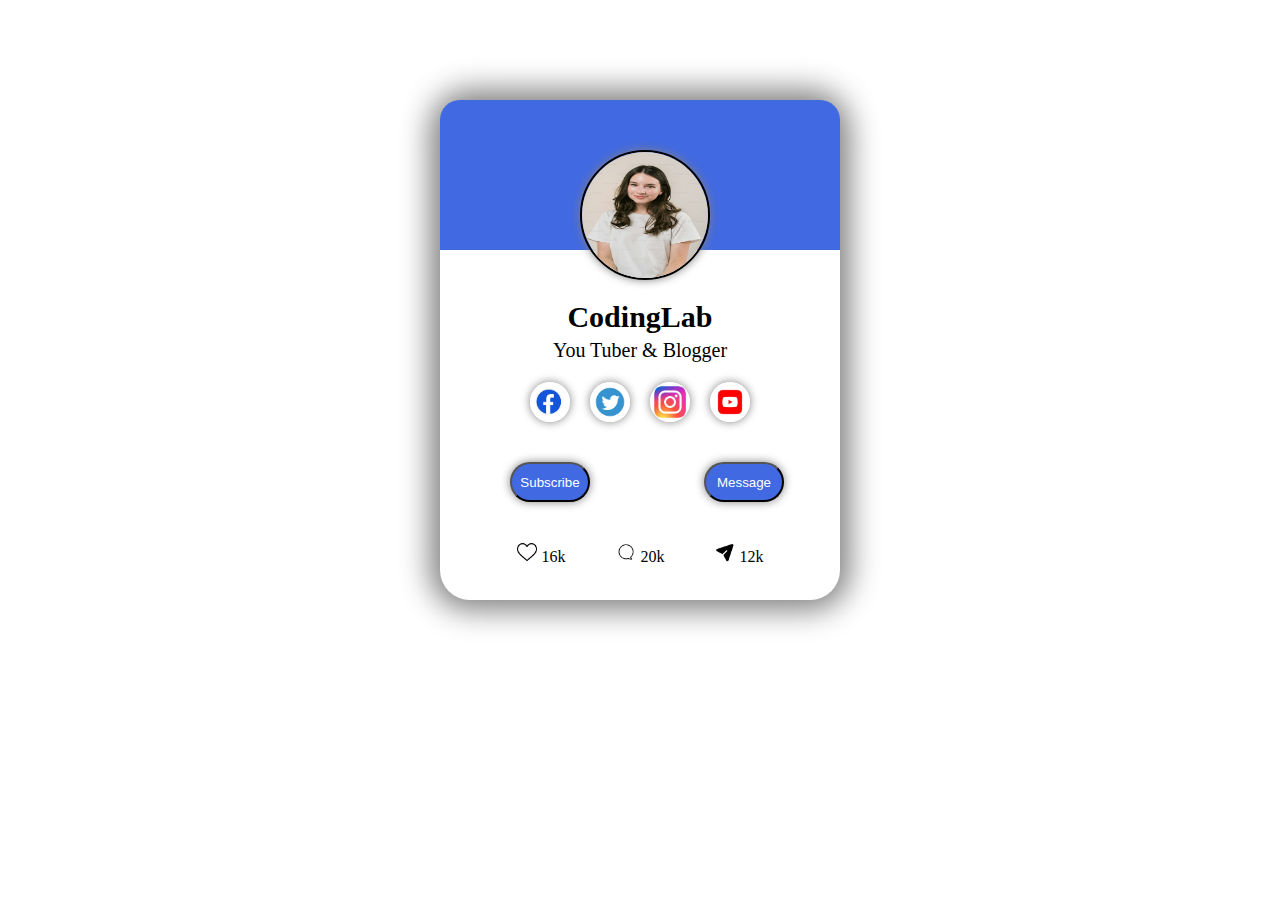
<file: id card/index.html>
<!DOCTYPE html>
<html lang="en">
<head>
    <meta charset="UTF-8">
    <meta name="viewport" content="width=device-width, initial-scale=1.0">
    <title>Responsive id card</title>
    <link rel="stylesheet" href="style.css">
</head>
<body>
    <div class="main">
        <div class="header"><img src="person.jpeg" alt="person"></div>
        <h2>CodingLab</h2>
        <p>You Tuber & Blogger</p>
<div class="socialicons">
  <div class="fb"></div>
  <div class="twitter"></div>
  <div class="insta"></div>
  <div class="yt"></div>
</div>
<button class="b1">Subscribe</button>
<button class="b2">Message</button>
<div class="footer">
    <div class="like"><img src="heart.png" alt="like">16k</div>
    <div class="comment"><img src="chat.png" alt="comment">20k</div>
    <div class="share"><img src="send.png" alt="share">12k</div>
</div>
    </div>
</body>
</html>
</file>
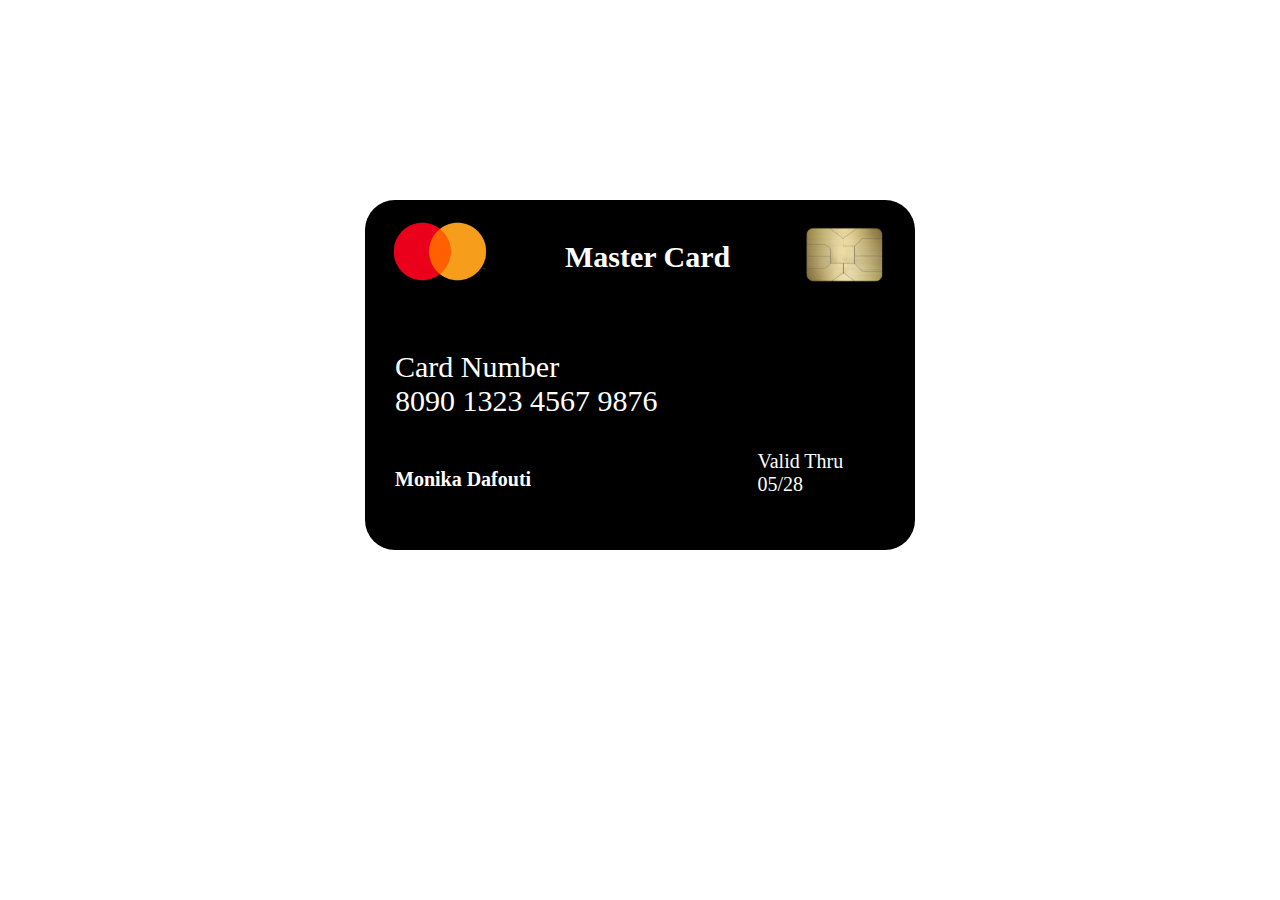
<file: id card/credit card design/index.html>
<!DOCTYPE html>
<html lang="en">
<head>
    <meta charset="UTF-8">
    <meta name="viewport" content="width=device-width, initial-scale=1.0">
    <title>Credit Card</title>
    <link rel="stylesheet" href="style.css">

</head>
<body>
    <div class="main">
        <div class="container">
        <img class="logo" src="mastercard_inspyrenet.png">
        <h2>Master Card</h2>
        <img class="chip" src="chip_inspyrenet.png">
        </div>
        <div class="details">
        <div class="left">
        <p class="card">Card Number 
        <br>
        <span>8090 1323 4567 9876</span></p>
        <h6>Monika Dafouti</h6>
        </div>
        <div class="right">
        <p class="validity">Valid Thru
        <br>
        <span>05/28
        </span></p>
            </div>
        </div>
          </div>

    
</body>
</html>
</file>
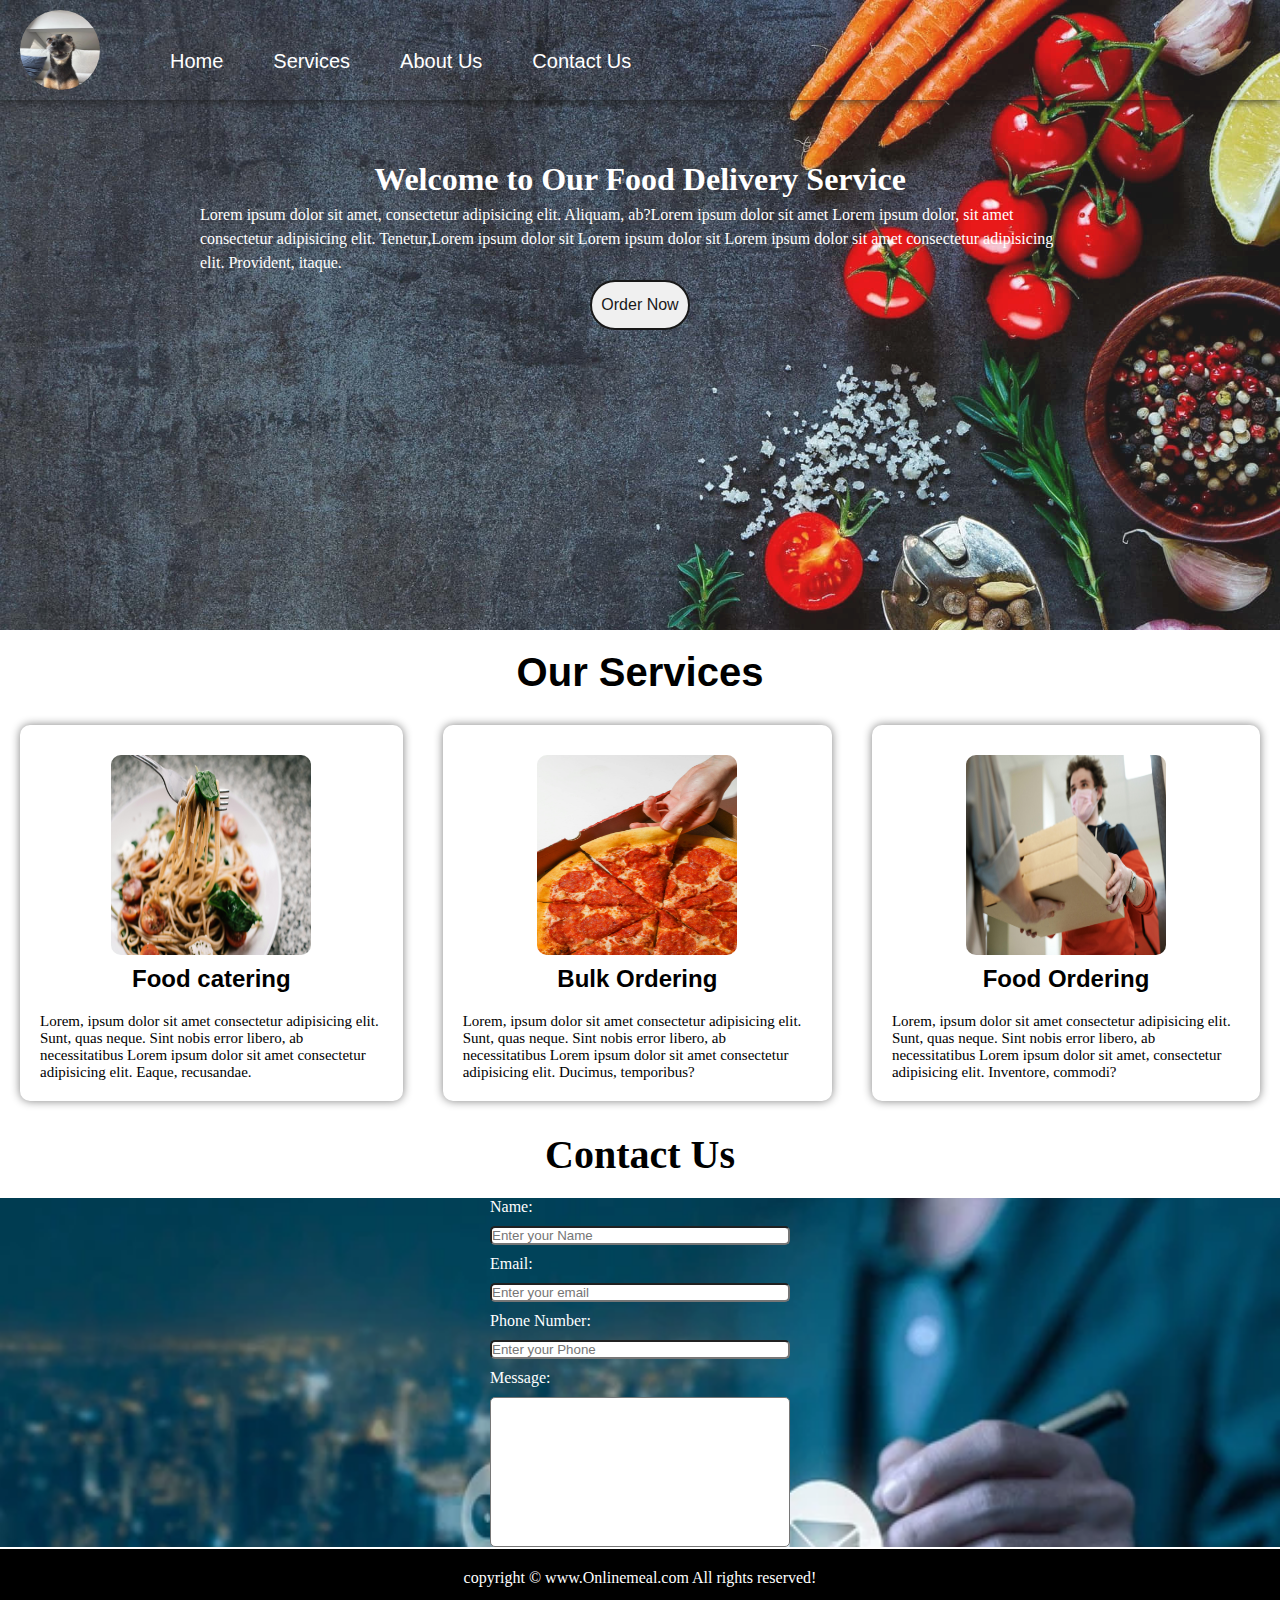
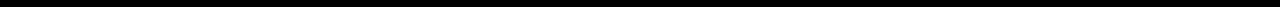
<file: id card/credit card design/food delivery system/index.html>
<!DOCTYPE html>
<html lang="en">
<head>
    <meta charset="UTF-8">
    <meta name="viewport" content="width=device-width, initial-scale=1.0">
    <title>Best Online food Delivery Services</title>
    <link rel="stylesheet" href="style.css">
    <link rel="stylesheet" href="phone.css">
</head>
<body>
    <div class="main">
    <nav id="navbar">
        <div id="logo">
            <img src="logo.webp" alt="Logo">
        </div>
        <ul>
            <li class="item"><a href="#">Home</a></li>
            <li class="item"><a href="#">Services</a></li>
            <li class="item"><a href="#">About Us</a></li>
            <li class="item"><a href="#">Contact Us</a></li>
            
        </ul>
    </nav>
    <section id="home">
        <h1 class="heading1">Welcome to Our Food Delivery Service</h1>
        <p>Lorem ipsum dolor sit amet, consectetur adipisicing elit. Aliquam, ab?Lorem ipsum dolor sit amet Lorem ipsum dolor, sit amet
             consectetur adipisicing elit. Tenetur,Lorem ipsum dolor sit Lorem ipsum dolor sit Lorem ipsum dolor sit amet consectetur 
             adipisicing elit. Provident, itaque.</p>
                   
        <button class="btn">Order Now</button>
        </section>
         </div>
        <section class="services-container">
            <h1 class="heading2">Our Services</h1>
            <div id="services">
                <div id="box">
                    <img src="pexels-fotios-photos-1279330.jpg">
                    <h2 class="heading3">Food catering</h2>
                    <p>Lorem, ipsum dolor sit amet consectetur adipisicing elit. Sunt, quas 
                                  neque. Sint nobis error libero, ab necessitatibus Lorem ipsum dolor sit amet consectetur adipisicing elit. Eaque, recusandae.</p>

                </div>
                 <div id="box">
                    <img src="pexels-polina-tankilevitch-4109111.jpg">
                    <h2 class="heading3">Bulk Ordering</h2>
                    <p>Lorem, ipsum dolor sit amet consectetur adipisicing elit. Sunt, quas 
                                  neque. Sint nobis error libero, ab necessitatibus Lorem ipsum dolor sit amet consectetur adipisicing elit. Ducimus, temporibus?
                                </p>
                </div>
                 <div id="box">
                    <img src="pexels-norma-mortenson-4393426.jpg">
                    <h2 class="heading3">Food Ordering</h2>
                    <p>Lorem, ipsum dolor sit amet consectetur adipisicing elit. Sunt, quas
                                  neque. Sint nobis error libero, ab necessitatibus Lorem ipsum dolor sit amet, consectetur adipisicing elit. Inventore, commodi?</p>
                </div>
                </div>
        </section>
        <section id =contact>
            <h1 class="heading4">Contact Us</h1>
           <div class="contact-box">
            <form action="">
                <label for="name">Name:</label>
                <input type="text" name="name" placeholder="Enter your Name">
            
                <label for="name">Email:</label>
                <input type="email" name="name" placeholder="Enter your email">
          
                <label for="phone">Phone Number:</label>
                <input type="phone" name="name" placeholder="Enter your Phone">

               <label for="message">Message:</label>
               <textarea name="message" id="message" cols="30" rows="10"></textarea>
            </form>
           </div>
        </section>
        <footer>
            <div class="footer">copyright &copy; www.Onlinemeal.com All rights reserved!</div>
        </footer>
</body>
</html>
</file>
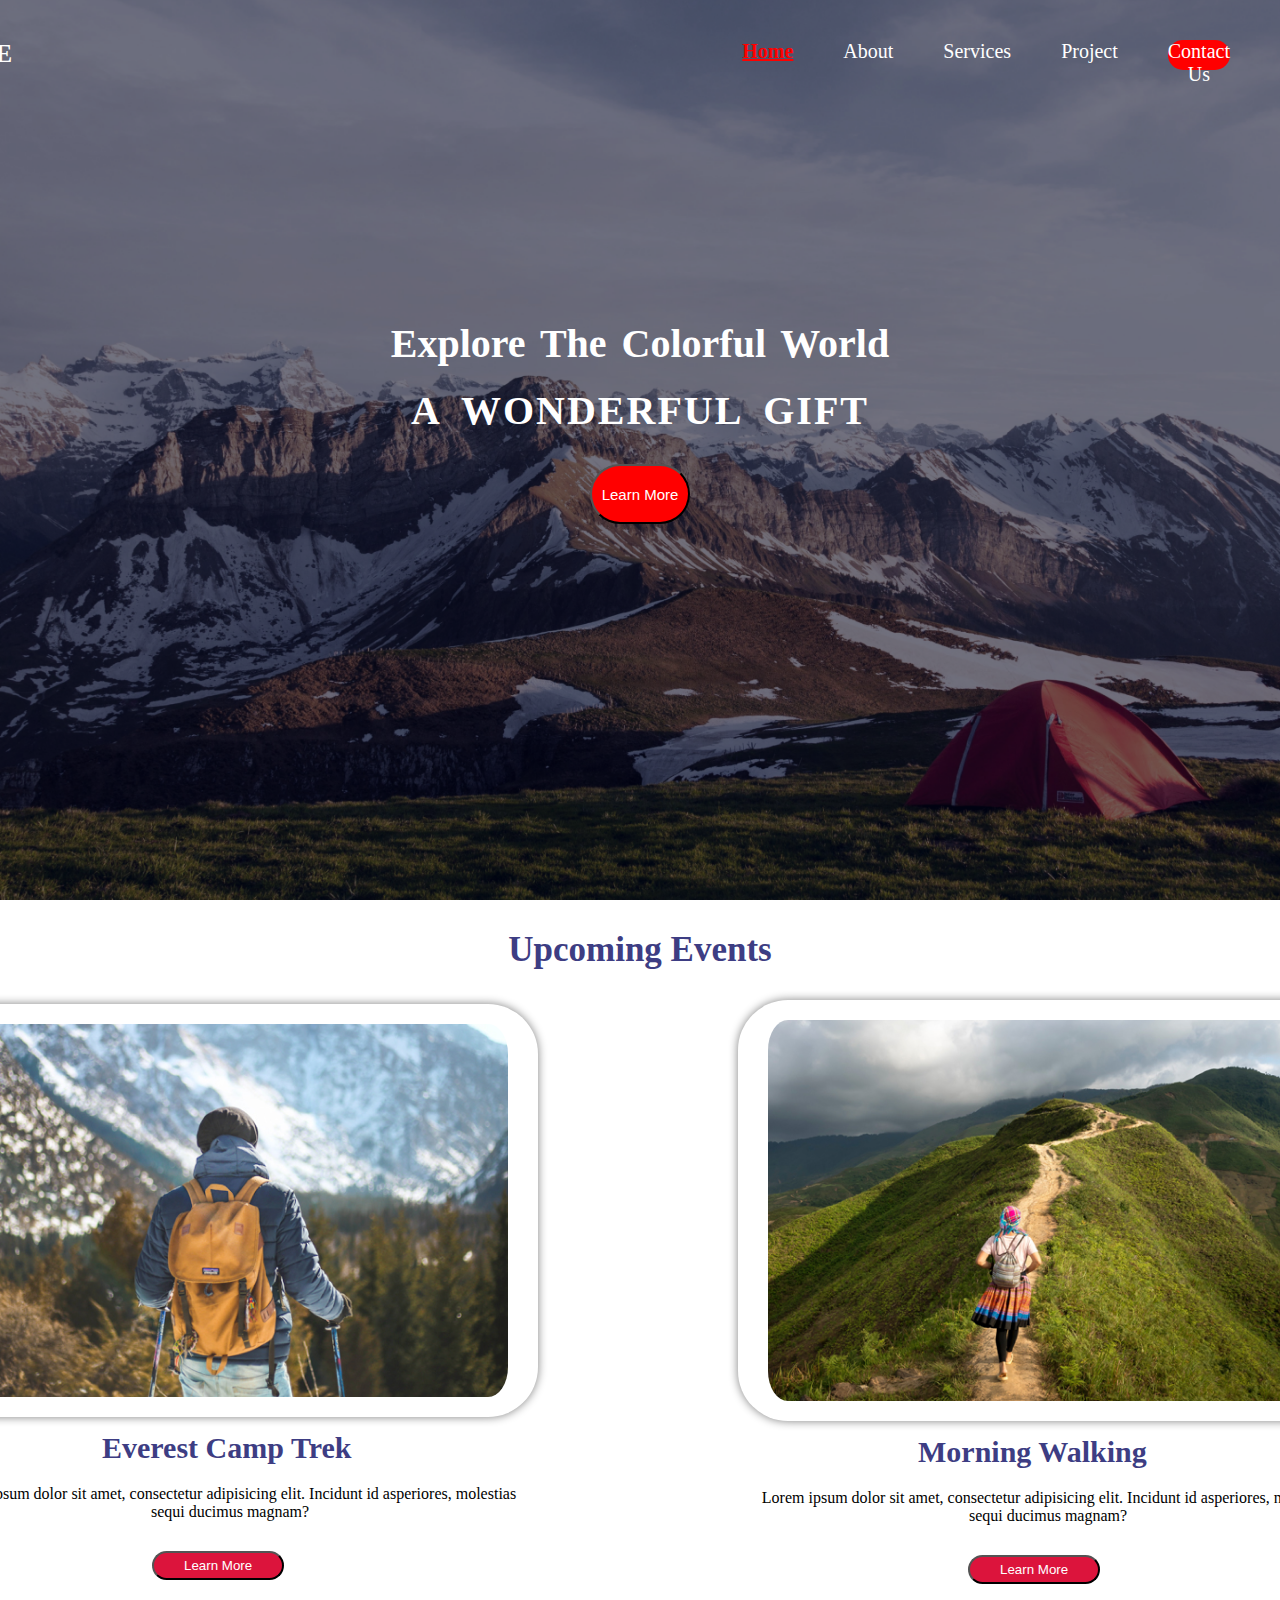
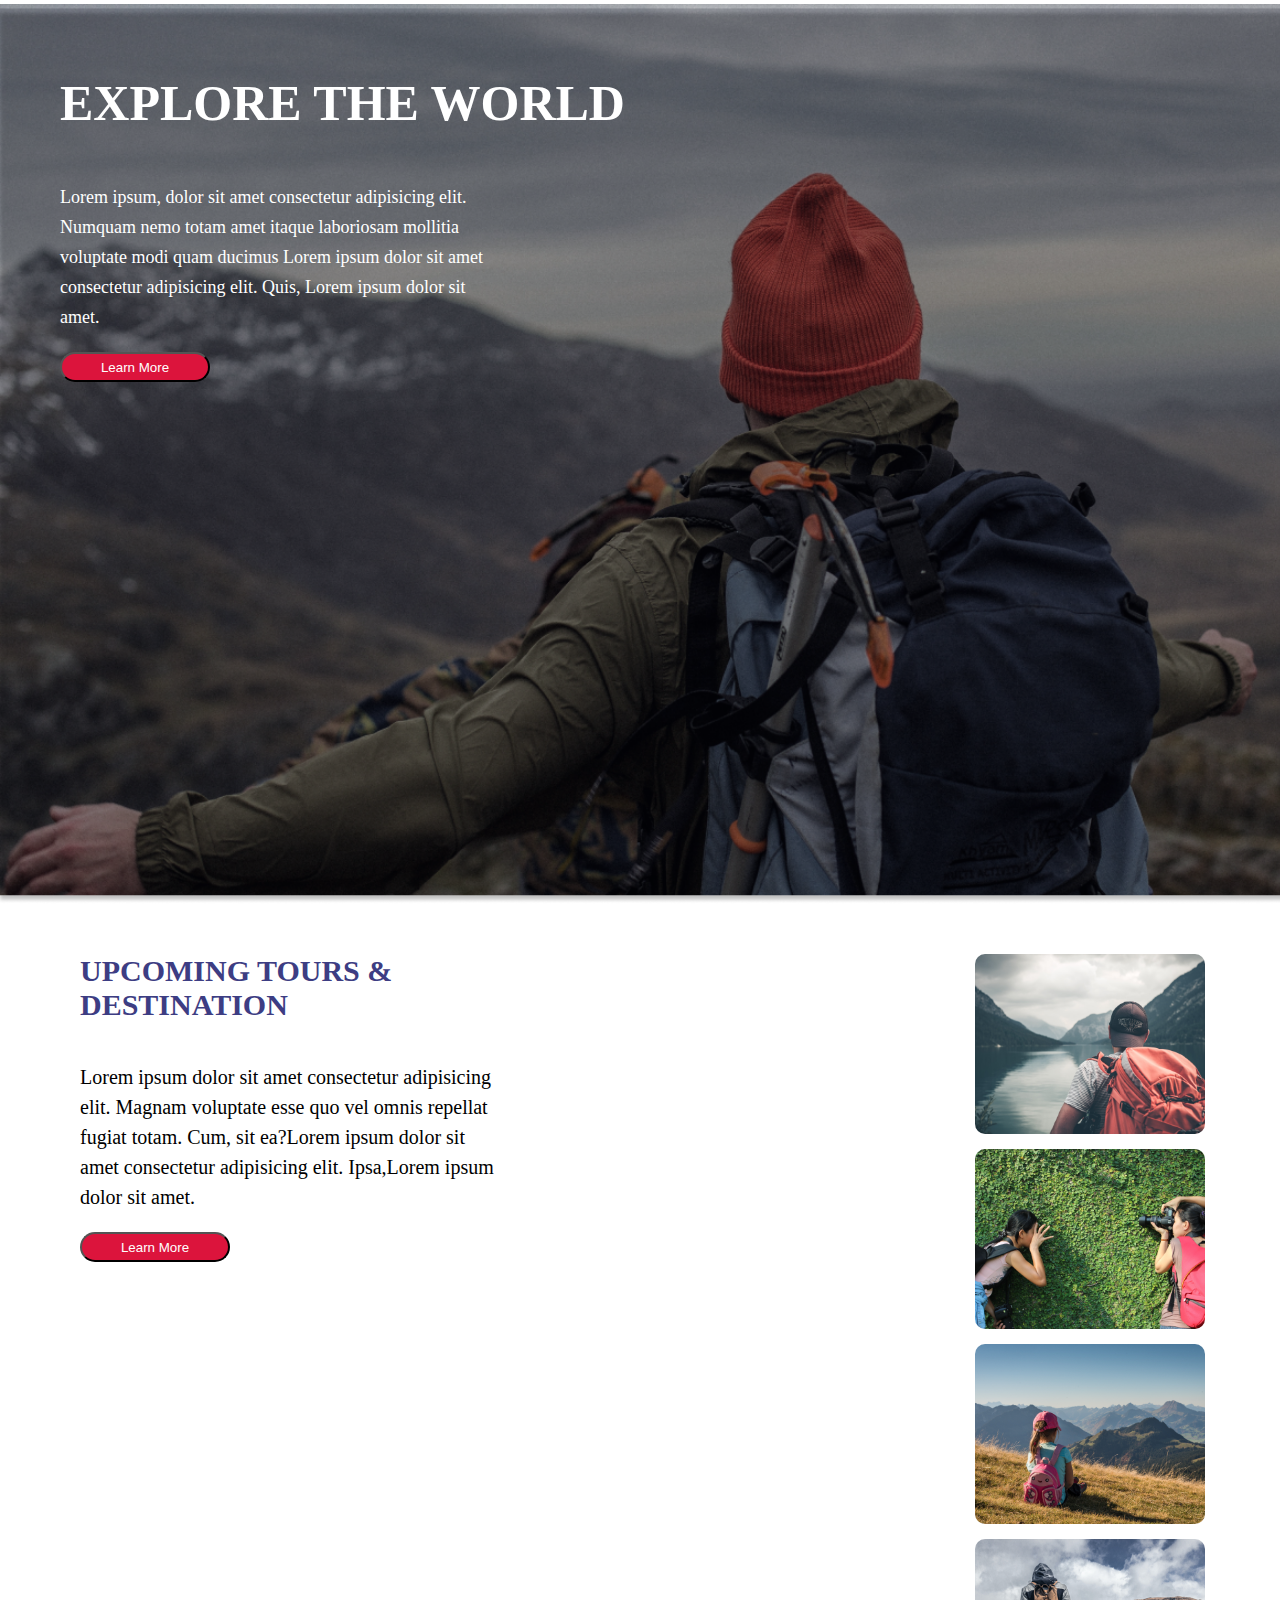
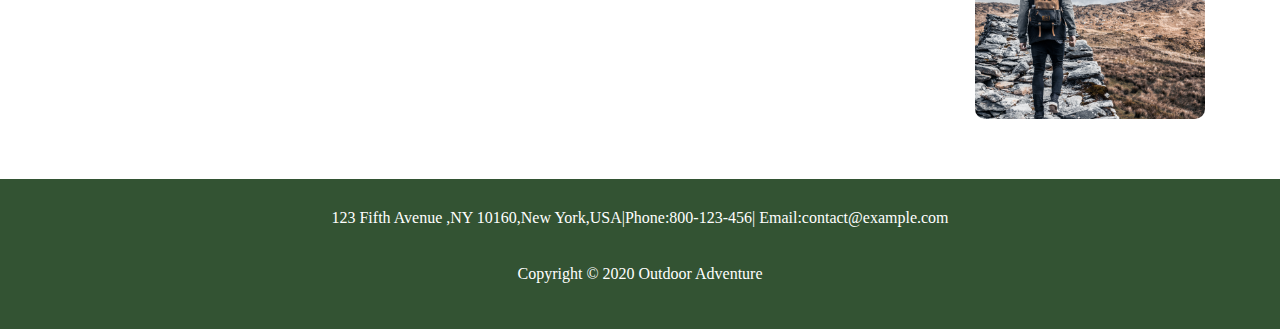
<file: id card/credit card design/food delivery system/travelling/index.html>
<!DOCTYPE html>
<html lang="en">
<head>
    <meta charset="UTF-8">
    <meta name="viewport" content="width=device-width, initial-scale=1.0">
    <title>Responsive design</title>
    <link rel="stylesheet" href="style.css">
</head>
<body>
    <section class="start-section">
        <div class="main">
            <div class="header1">
            <h3>ADVENTURE</h3>
            <div class="box1">Home</div>
            <div class="box2">About</div>
            <div class="box3">Services</div>
            <div class="box4">Project</div>
            <div class="box5">Contact Us</div>
            </div>
        </div>
        <div class="body">
            <h2>Explore The Colorful World </h2>
            <h1>A WONDERFUL GIFT</h1>
            <button class="btn">Learn More</button>
        </div>
    </section>
    <section class="events">
        <div class="title">
            <h1>Upcoming Events</h1>
            
            <div class="row">
                <div class="col">
                <img src="image01.png">
                <h4>Everest Camp Trek</h4>
                <p>Lorem ipsum dolor sit amet, consectetur adipisicing elit. Incidunt id asperiores, molestias sequi ducimus magnam?</p>
                <button>Learn More</button>
                </div>
                
                <div class="col">
                <img src="image02.png">
                <h4>Morning Walking</h4>
                <p>Lorem ipsum dolor sit amet, consectetur adipisicing elit. Incidunt id asperiores, molestias sequi ducimus magnam?</p>
                <button>Learn More</button>
                </div>
            </div>
        </div>
    </section>

    <section>
        <div class="explore">
            <div class="explorebody">
            <h2>EXPLORE THE WORLD</h2>
            <p>Lorem ipsum, dolor sit amet consectetur adipisicing elit. Numquam nemo totam amet itaque laboriosam mollitia voluptate modi quam ducimus Lorem ipsum dolor sit amet consectetur adipisicing elit. Quis, Lorem ipsum dolor sit amet.</p>
            <button>Learn More</button>
            </div>
        </div>
    </section>
    <section>
        <div class="tours">
            <div class="tours1">
                <h2>UPCOMING TOURS & DESTINATION</h2>
                <p>Lorem ipsum dolor sit amet consectetur adipisicing elit. Magnam voluptate esse quo vel omnis repellat fugiat totam. Cum, sit ea?Lorem ipsum dolor sit amet consectetur adipisicing elit. Ipsa,Lorem ipsum dolor sit amet.</p>
                <button>Learn More</button>
            </div>
            <div class="tours2">
                <img src="image03.png">
                <img src="image04.png">
                <img src="image05.png">
                <img src="image06.png">
            </div>
        </div>
    </section>
    <section>
        <div class="footer">
            <p class="p1">123 Fifth Avenue ,NY 10160,New York,USA|Phone:800-123-456| Email:contact@example.com</p>
            <br>
            <p class="p2">Copyright &copy 2020 Outdoor Adventure</p>
        </div>
    </section>
    
</body>
</html>
</file>
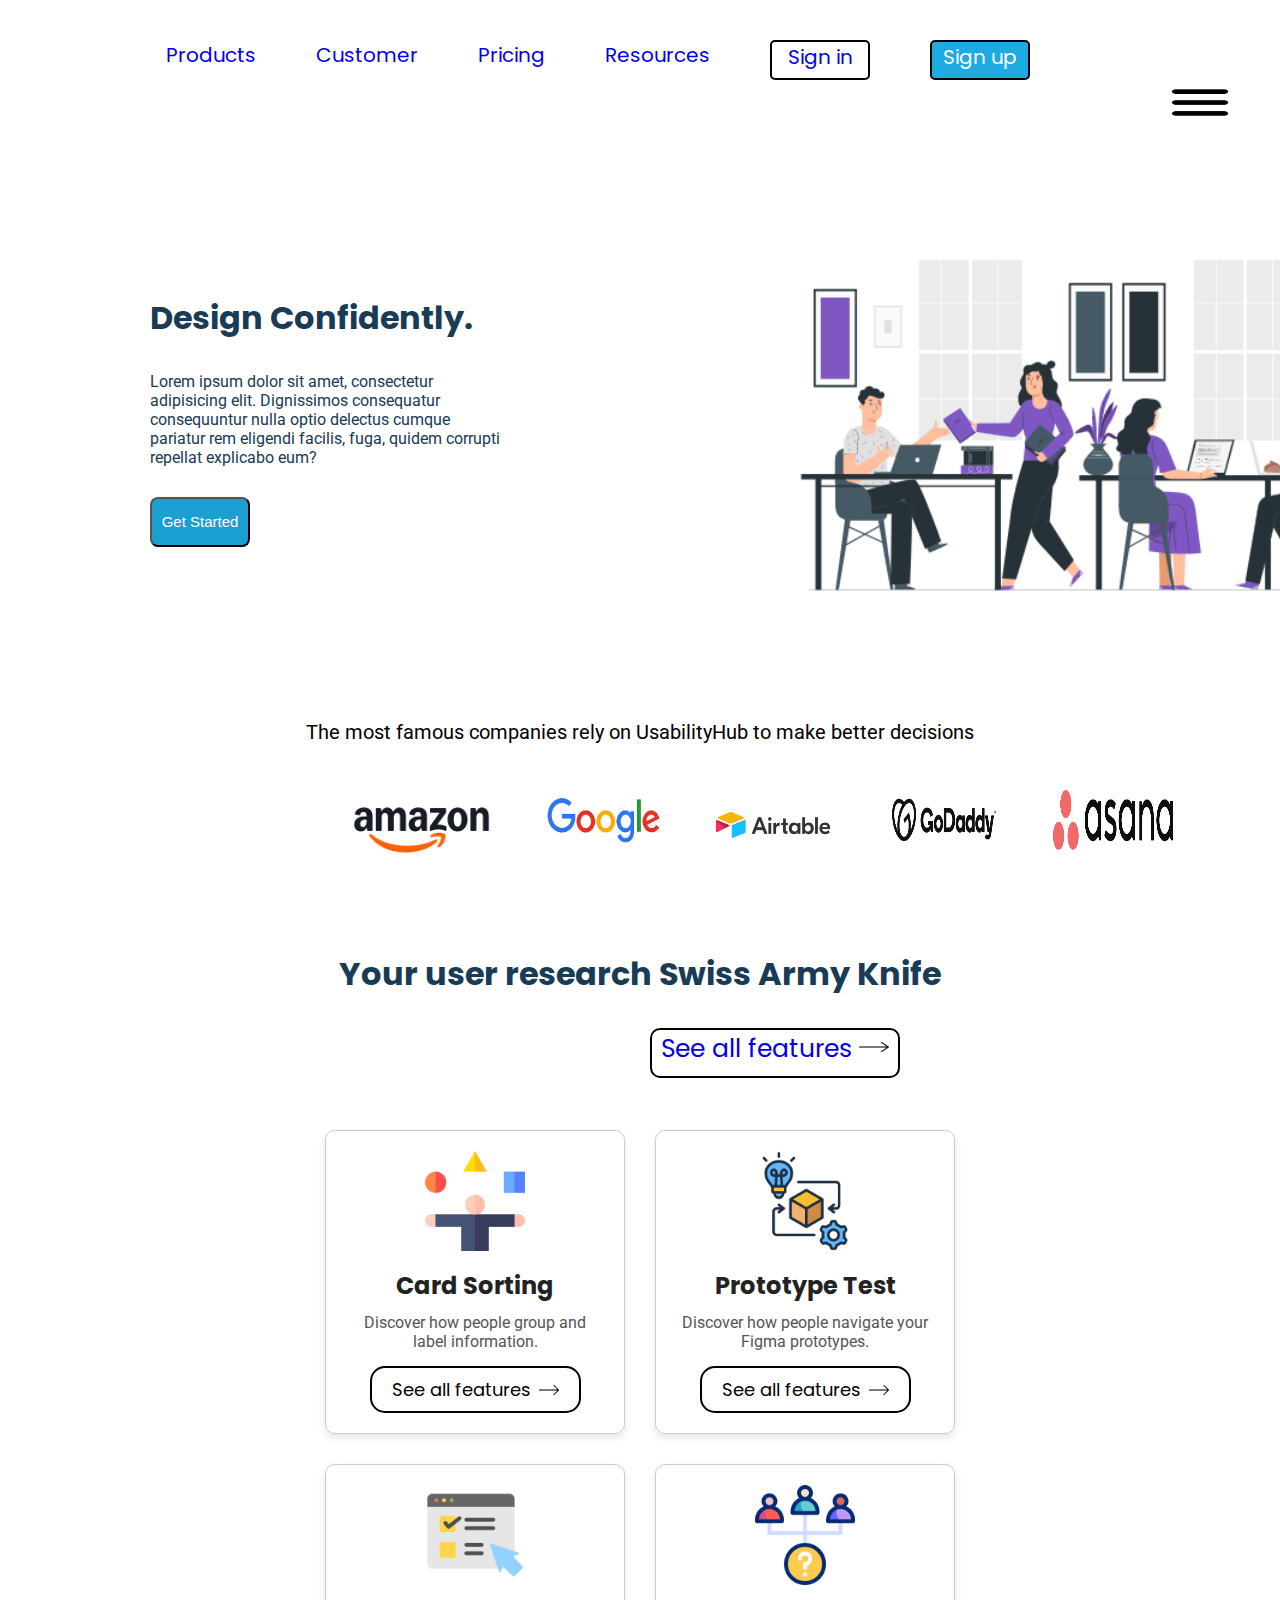
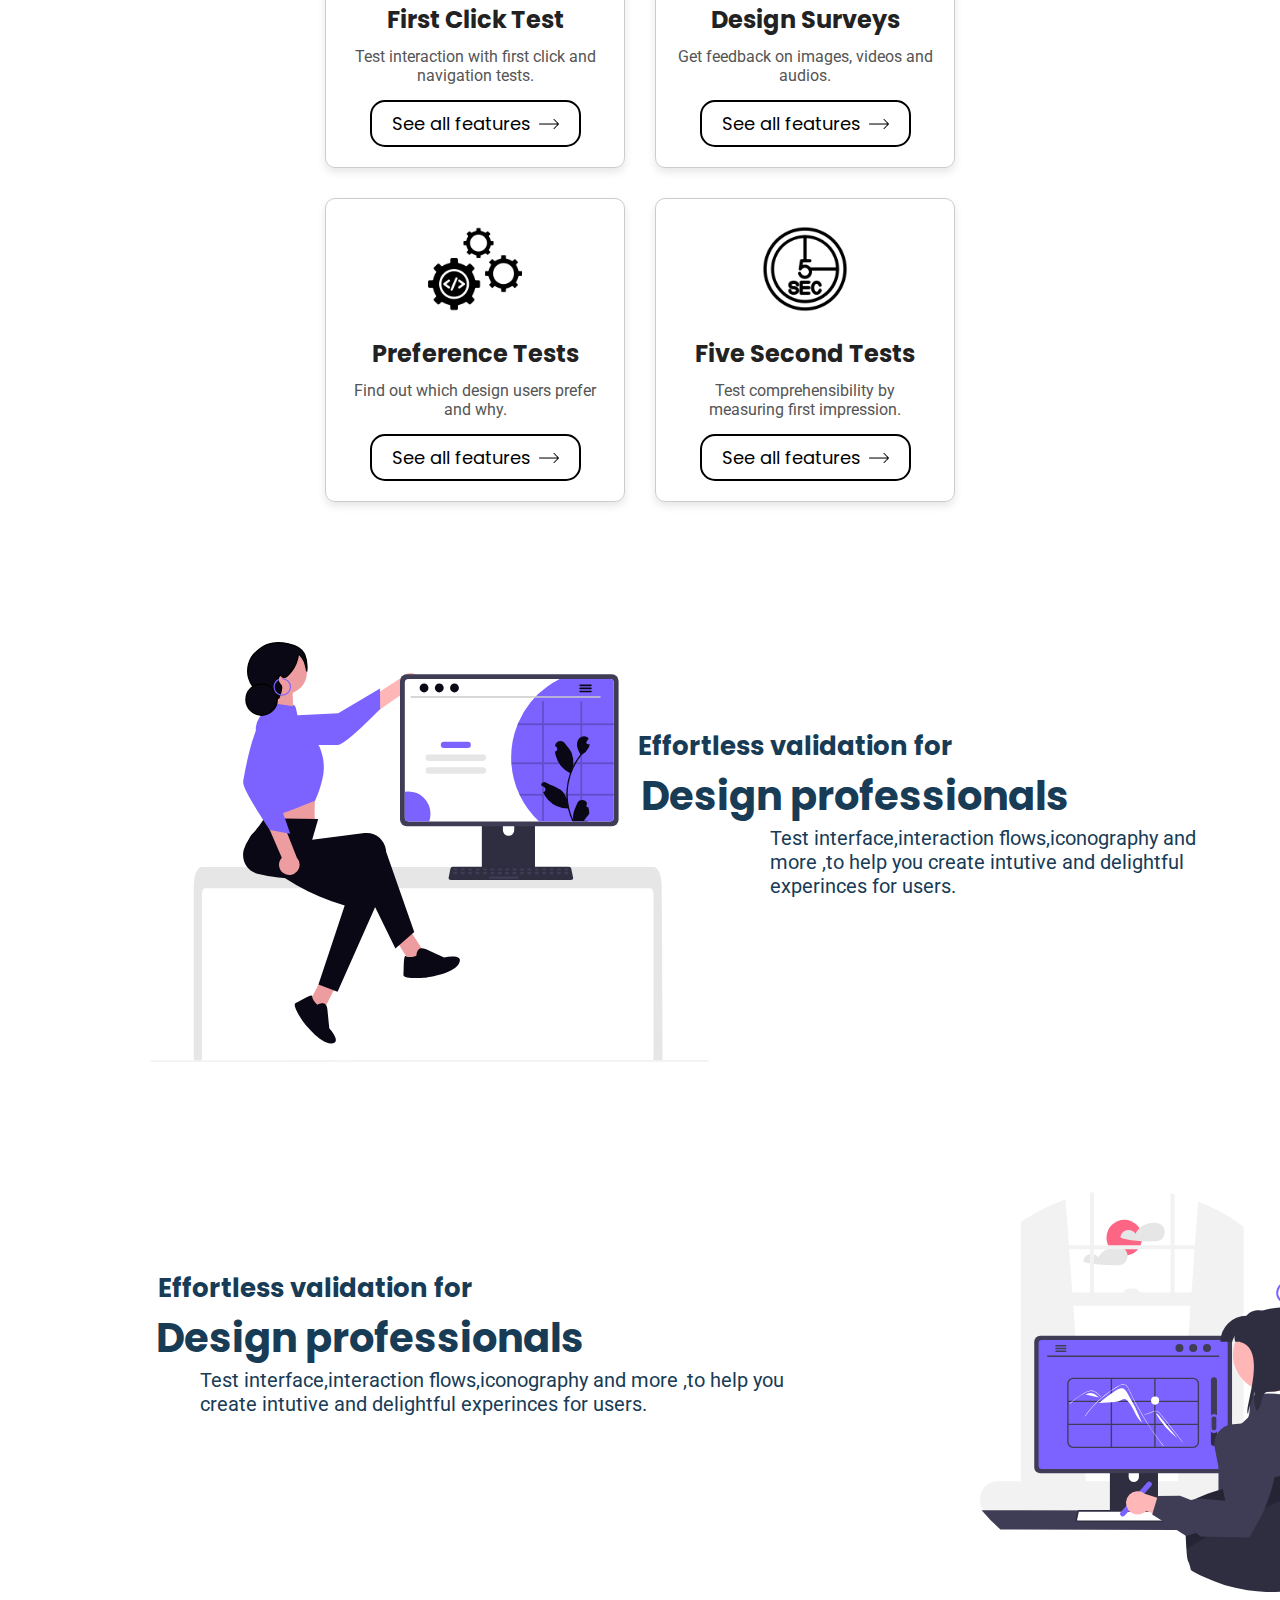
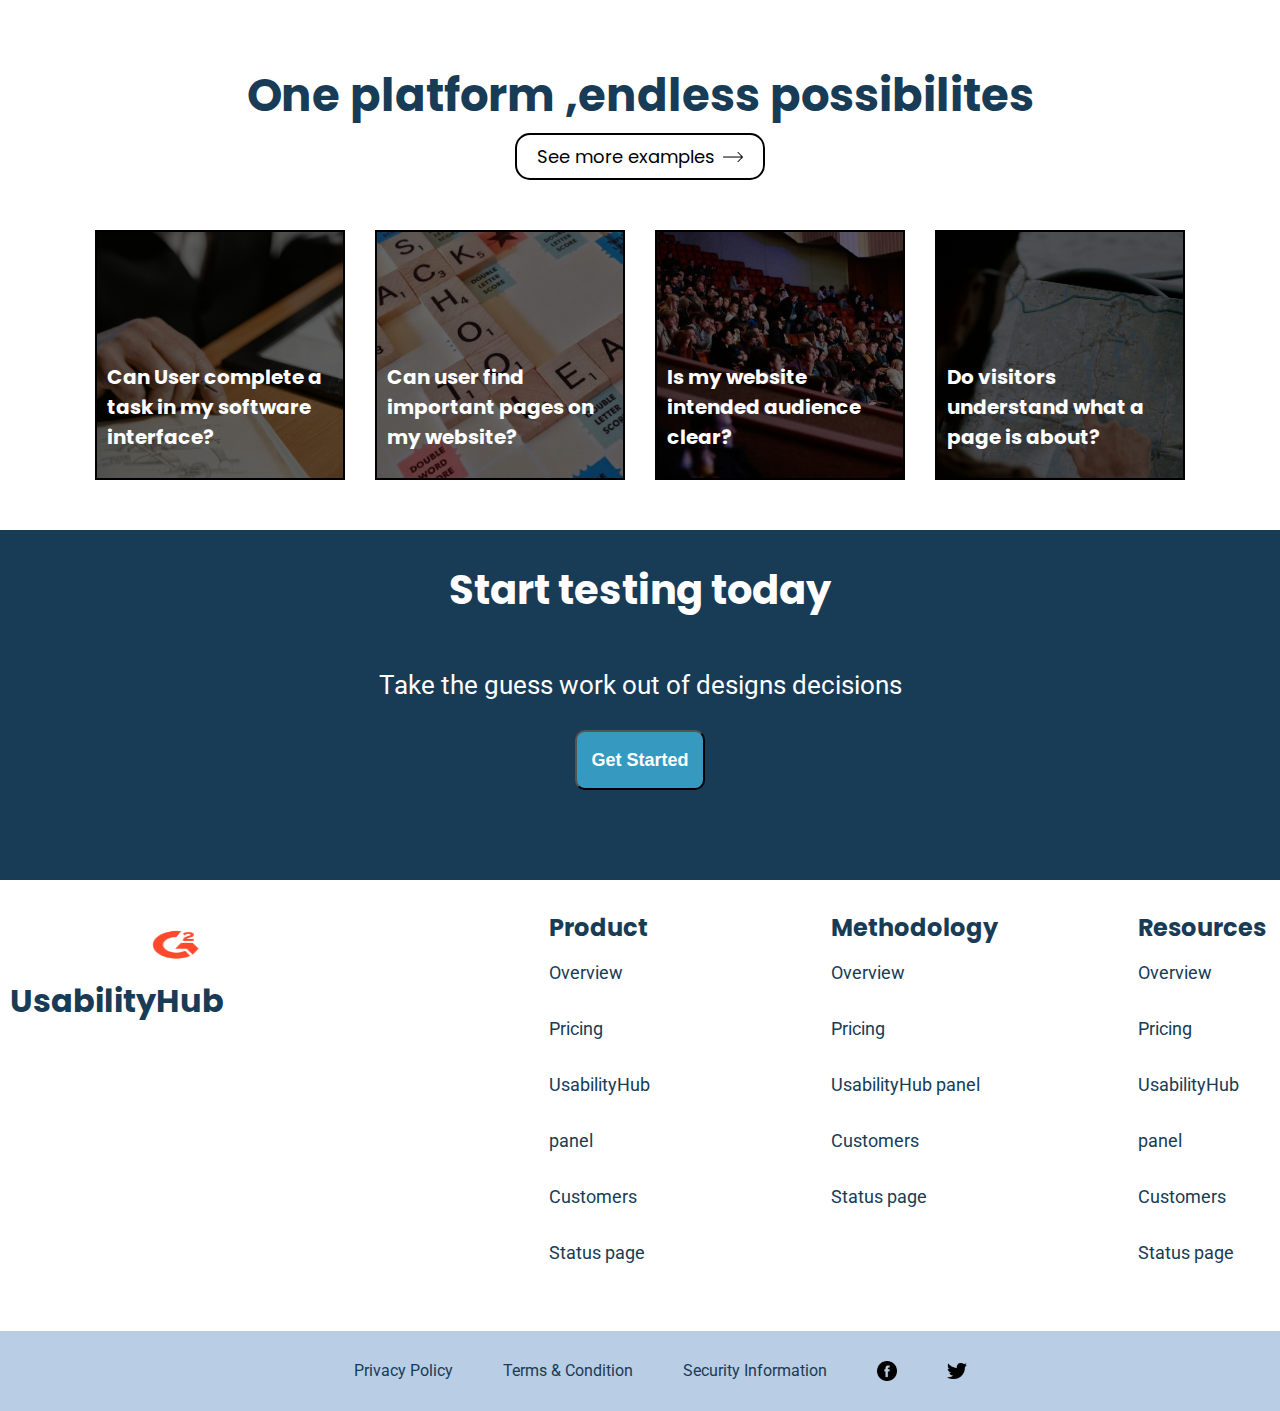
<file: id card/credit card design/food delivery system/travelling/usabiltiy website/index.html>
<!DOCTYPE html>
<html lang="en">

<head>
    <meta charset="UTF-8">
    <meta name="viewport" content="width=device-width, initial-scale=1.0">
    <title>Website</title>
    <link rel="stylesheet" href="style.css">
    
</head>
<body>
    <section class="container">
    <nav>
        <div class="header">
            <img src="imgi_5_G2-logo.png">
            <h1>UsabilityHub</h1>
            <ul>
                <li><a href="#"> Products</a></li>
                <li><a href="#"> Customer</a></li>
                <li><a href="#"> Pricing</a></li>
                <li><a href="#">Resources</a></li>
                <li><a href="#" class="btn1">Sign in</a></li>
                <li><a href="#" class="btn2">Sign up</a></li>
                <li><a href="#" class="toggle">
                <img src="more.png">
            </a></li>
            </ul>
            
        </div>
    </nav>
    <section class="main">
        <div class="main1">
            <h1>Design Confidently.</h1>
            <p>Lorem ipsum dolor sit amet, consectetur adipisicing elit. Dignissimos consequatur consequuntur nulla
                optio delectus cumque pariatur rem eligendi facilis, fuga, quidem corrupti repellat explicabo eum?</p>
            <button class="btn3">Get Started</button>
        </div>
        <div class="main2">
            <img src="In the office.gif">
        </div>
    </section>
    <div class="main3">
        <p>The most famous companies rely on UsabilityHub to make better decisions</p>
    </div>

    <section class="companies-section">
        <div class="company">
            <img class=image1 src="amazon.png">
            <img class=image2 src="google.png">
            <img class=image3 src="Airtable-Logo.png">

            <img class=image5 src="go daddy.png">
            <img class=image6 src="asana.png">
        </div>
    </section>
    <section class="features-section">
        <div class="body">
            <h1>Your user research Swiss Army Knife</h1>
            <a href="#">See all features <img src="right-arrow.png"></a>
        </div>
    </section>
    <section class="featuresection2">
  <div class="body1">

    <div class="box">
      <img class="boximage" src="sort.png" alt="Card Sorting">
      <h4>Card Sorting</h4>
      <p>Discover how people group and label information.</p>
      <a href="#">See all features <img src="right-arrow.png" alt="Arrow"></a>
    </div>

    <div class="box">
      <img class="boximage" src="product-development.png" alt="Prototype Test">
      <h4>Prototype Test</h4>
      <p>Discover how people navigate your Figma prototypes.</p>
      <a href="#">See all features <img src="right-arrow.png" alt="Arrow"></a>
    </div>

    <div class="box">
      <img class="boximage" src="online-test.png" alt="First Click Test">
      <h4>First Click Test</h4>
      <p>Test interaction with first click and navigation tests.</p>
      <a href="#">See all features <img src="right-arrow.png" alt="Arrow"></a>
    </div>

    <div class="box">
      <img class="boximage" src="people-question.png" alt="Design Surveys">
      <h4>Design Surveys</h4>
      <p>Get feedback on images, videos and audios.</p>
      <a href="#">See all features <img src="right-arrow.png" alt="Arrow"></a>
    </div>

    <div class="box">
      <img class="boximage" src="build-automation.png" alt="Preference Tests">
      <h4>Preference Tests</h4>
      <p>Find out which design users prefer and why.</p>
      <a href="#">See all features <img src="right-arrow.png" alt="Arrow"></a>
    </div>
    <div class="box">
      <img class="boximage" src="website-design.png" alt="Five Second Tests">
      <h4>Five Second Tests</h4>
      <p>Test comprehensibility by measuring first impression.</p>
      <a href="#">See all features <img src="right-arrow.png" alt="Arrow"></a>
    </div>
  </div>
</section>
    <section class="bigfeaturesection">
        <div class="featuresection3">
            <img src="undraw_proud-designer_1rcm.svg">
            </div>
            <div class="text">
            <h3>Effortless validation for</h3>
            <h1>Design professionals</h1>
            <p>Test interface,interaction flows,iconography and more ,to help you create intutive and delightful experinces for users.</p>
            </div>
    </section>
    <section class="bigfeaturesection2">
            <div class="text1">
            <h3>Effortless validation for</h3>
            <h1>Design professionals</h1>
            <p>Test interface,interaction flows,iconography and more ,to help you create intutive and delightful experinces for users.</p>
            </div>
            <div class="featuresection4">
                <img src="undraw_designer-girl_jtyy.svg">
            </div>
    </section>
    <section class="examplessection">
        <div class="example1">
        <h2>One platform ,endless possibilites</h2>
        <a href="#">See more examples <img src="right-arrow.png" alt="Arrow"></a>
        </div>
        </section>
    <section class="example2">
        <div class="example3">
            <div class="box1">
                <h2>Can User complete a task in my software interface?</h2>
            </div>
            <div class="box2">
                <h2>Can user find important pages on my website?</h2>
            </div>
            <div class="box3">
                <h2>Is my website intended audience clear?</h2>
            </div>
            <div class="box4">
                 <h2>Do visitors understand what a page is about?</h2>
            </div>
        </div>
    </section>
    <section class="footer">
        <div class="footer1">
            <h1>Start testing today</h1>
            <p>Take the guess work out of designs decisions</p>
            <button class="footerbtn">Get Started</button>
        </div>
    </section>
    <section class="footer2">
        <div class="footer3">
             <img src="imgi_5_G2-logo.png">
            <h1>UsabilityHub</h1>
        </div>
        <div class="footer4">
            <h2>Product</h2>
            <p>Overview</p>
            <p>Pricing</p>
            <p>UsabilityHub panel</p>
            <p>Customers</p>
            <p>Status page</p>
        </div>
        <div class="footer5">
            <h2>Methodology</h2>
            <p>Overview</p>
            <p>Pricing</p>
            <p>UsabilityHub panel</p>
            <p>Customers</p>
            <p>Status page</p>
        </div>
        <div class="footer6">
            <h2>Resources</h2>
            <p>Overview</p>
            <p>Pricing</p>
            <p>UsabilityHub panel</p>
            <p>Customers</p>
            <p>Status page</p>
        </div>
    </section>
    <section class="footer7">
        <div class="footer8">
            <p>Privacy Policy</p>
            <p>Terms & Condition</p>
            <p>Security Information</p>
            <img src="facebook.png">
            <img src="twitter.png">
        </div>
    </section>
    </section>


</body>

</html>
</file>
<file: id card/style.css>
*{
    margin: 0;
    padding: 0;
    box-sizing: border-box;
}

.main{
    height:500px;
    width:400px;
    margin:100px auto;
    border-radius: 30px;
    box-shadow: 0 0 30px 10px grey;

}
.header{
    height:150px;
    width:auto;
    background-color: royalblue;
    border-radius:20px 20px 0 0;
}
.header img{
    height:130px;
    width:130px;
    margin: 50px 140px;
    border-radius:50%;
    border: 2px solid black;
    box-shadow: 0 0 10px grey;

}
h2{
    text-align:center;
    margin-top:50px;
    font-size: 30px;
}
p{
    text-align:center;
    font-size:20px;
    font-weight:20px;
    margin-top:5px;
}
.socialicons {
  display: flex;
  justify-content: center; 
  gap: 20px;
  margin-top: 20px;
}

.socialicons div {
  height: 40px;
  width: 40px;
  border-radius: 50%;
  background-size: cover; 
  background-position: center;
 box-shadow: 0 0 10px grey;
}
.fb {
  background-image: url("facebook logo.png");
}

.twitter {
  background-image: url("twitter logo.png");
}

.insta {
  background-image: url("insta logo.jpeg");
}

.yt {
  background-image: url("youtube logo.jpg");
}
.b1{
    height:40px;
    width:80px;
    background-color: royalblue;
    margin:40px 70px;
    color:white;
    border-radius: 5px;
    border-radius: 30px;
    box-shadow: 0 0 10px grey;
}
.b2{
    height:40px;
    width:80px;
    background-color: royalblue;
    margin:40px 40px;
    color:white;
    border-radius: 5px;
    border-radius: 30px;
    box-shadow: 0 0 10px grey;
   
}
.footer{
    display:flex;
    justify-content: center;
    gap:50px;
 

}
.like img{
    width: 20px;
    height: 20px;
    margin-right: 5px;
}

.comment img{
    width: 20px;
    height: 20px;
    margin-right: 5px;
}

.share img{
    width: 20px;
    height: 20px;
    margin-right: 5px;
}
</file>
<file: id card/credit card design/style.css>
.main{
    height:350px;
    width:550px;
     background-color: black;
    border-radius:30px;
    margin: 200px auto;
}
.container{
    /* height:350px;
    width:550px; */
    display:flex;
    /* justify-content:space-between; */
    
}
.logo{
    height:100px;
    width:150px;
    border-radius: 20px;
    padding-right:50px;
}
h2{
    color:white;
    margin-top:40px;
    font-size:30px;

}
.details{
    display:flex;
}
.card{
    color:white;
    margin:50px 30px;
    font-size:30px;
}
.validity{
    color:white;
    margin:150px 70px;
    font-size:20px;
}
h6{
    color:white;
    font-size:20px;
    margin:50px 30px;
    

}
.chip{
    height:70px;
    width:90px;
    margin-left:70px;
    margin-top:20px;
    
}
</file>
<file: id card/credit card design/food delivery system/style.css>
*{
    margin:0;
    padding:0;
    box-sizing: border-box;
}
#logo img{
    width:80px;
    height:80px;
    border-radius: 50%;
    margin:10px 20px;
}
.item{
    list-style-type:none;
    
}
.item a{
    text-decoration:none;
    color:white;
    font-size:20px;
    /* padding: 0 30px; */
    font-family: "BBH Sans Bogle", sans-serif;

  
}
#navbar{
    display:flex;
    height:100px;
    width:auto;
    box-shadow: 0 0 10px black;
    /* justify-content:center; */
    
}
#navbar ul{
    display: flex;
    gap:50px;
    margin:50px;
    font-family: "BBH Sans Bogle", sans-serif;

}
#navbar ul a:hover{
    color:blue;
    background-color: white;
    border-radius:20px;
    width:200px;
}
#home{
    display:flex;
    flex-direction:column;
    padding:5px 200px;
    justify-content: center;
    align-items: center;
    color:white;
    line-height:1.5;
    margin-top:50px;
}
.main{
    background-image: url("food bg1.jpg");
    background-repeat: no-repeat;
    background-size: cover;
    height:70vh;
    width:100%; 
    opacity:0.9;
}
.btn:hover{
    color:blue;

}
.btn{
    height:50px;
    width:100px;
    border-radius: 30px;
    border:2px solid black;
    margin:5px;
    font-size:1rem;
    cursor:pointer;
    font-family: "BBH Sans Bogle", sans-serif;

}
   
#box img{
    height:200px;
    width:200px;

}
#services{
    display:flex;
    width:100%;
    /* gap:2px; */

}
#box{
    /* border:2px solid black; */
    display:flex;
    flex-direction:column;
    justify-content:center;
    align-items: center;
    padding-top:30px;
    margin:30px 20px;
    box-shadow:0 0 10px grey;
    border-radius:10px;
    

}
.heading2{
    text-align:center;
    font-size:40px;
    margin-top:20px;
    font-family: "BBH Sans Bogle", sans-serif;

}
#box p{
    padding:20px 20px;
    /* font-family: "BBH Sans Bogle", sans-serif; */
    font-size:15px;

}
#box img{
    border-radius:10px;
}
.heading3{
padding-top:10px;
font-family: "BBH Sans Bogle", sans-serif;

}
.footer{
    background-color: black;
    color:white;
    padding:20px 30px;
    text-align:center;
     margin-top:2px; 
}
.contact-box textarea{
    width:300px;
    resize:none;
    height:150px;
    border-radius:5px;
   
}
.contact-box{
    display:flex;
    align-items:center;
    justify-content:center;
    flex-direction:column;
    margin-top:20px;
    background-image:url("contact bg.webp");
    background-repeat: no-repeat;
    background-size: cover;
    width: 100%;
    height:100%;

}
.contact-box form {
  display: flex;
  flex-direction: column; 
  gap: 10px; 
  width: 300px; 
}
.contact-box input{
    border-radius:5px;
}
.contact-box label{
    color:white;
}

.heading4{
    text-align:center;
    font-size:40px;
}
</file>
<file: id card/credit card design/food delivery system/phone.css>

</file>
<file: id card/credit card design/food delivery system/travelling/style.css>
*{
    margin:0px;
    padding:0px;
    box-sizing:border-box;
}
.start-section{
    background-image: url("responsive header.png");
    height:100vh;
    width:100%;
    background-repeat: no-repeat;
    background-size: cover;

}
h3{
    color:white;
    /* margin:0px 20px; */
    /* padding-top:30px; */
    /* padding-left:10px; */
    font-size:25px;
    padding-right:680px;
}
.header1{
    color:white;
    display:flex;
    justify-content:flex-end;
    gap:50px; 
    font-size:20px;
    padding-right:50px;
    padding-top:40px;
    cursor:pointer;
}
.box1{
    color:red;
    text-decoration:underline;
    font-weight:bold;
}
.box5{
    background-color: red;
    border-radius:20px;
    width:120px;
    text-align:center;
    height:30px;
}
.body{
    color:white;
    display:flex;
    flex-direction:column;
    align-items:center;
    justify-content:center;
    
}
.body h2{
    padding-top:250px;
    font-size:40px;
   word-spacing:5px;
}
.body h1{
    padding-top:20px;
    padding-bottom:30px;
    font-size:40px;
    word-spacing:10px;
    letter-spacing:2px;
}
.line{
    width:150px;
    height:4px;
    background-color:crimson;
    margin:5px 0px;
}
.btn{
    background-color: red;
    width:100px;
    text-align:center;
    height:60px;
    border-radius:30px;
    color:white;
    font-size:15px;
    cursor: pointer;

}
.row{
    display:flex;
    align-items:center; 
    justify-content:center;
}
.row h4{
    font-size:25px;

}
.title h1{
    text-align:center;
    padding:30px 0px;
    color:rgb(61, 61, 131);
    font-size:35px;
}
.row img{
    border-radius:50px;
    padding:20px 30px;
    box-shadow:0 0 10px grey;
    margin:0px 100px;
}
.row h4{
    margin:10px 280px;
    font-size:30px;
    color:rgb(61, 61, 131);
}
.row p{
    padding:10px;
    text-align:center;
    margin:0px 100px;

}
.row button{
    padding:5px 30px;
    background-color: crimson;
    color:white;
    margin:20px 330px;
    border-radius:20px;
    cursor:pointer;
}
.explore{
    background-image:url("responsive bg2.png");
    height:100vh;
    background-repeat: no-repeat;
    background-size: cover;
    display:flex;
    flex-direction:column;
    /* justify-content:center;
    align-items:center; */
}
/* .explore h2{
    color:white;
    font-size:40px;
    padding-top:100px;
    padding-left:50px;
}
.explore p{
    color:white;
    text-align:center;
    padding-top:30px;
    padding-left:50px;
    padding-right:1000px;
    word-spacing:10px;
    font-size:20px;
} */
 .explore h2{
    color:white;
    font-size:50px;
    padding-left:60px;
    padding-top:70px;

 }
 .explore p{
    color:white;
    padding-left:60px;
    max-width:500px;
    padding-top:50px;
    font-size:18px;
    line-height: 30px;
 }
 .explore button{
    margin-top:20px;
    margin-left:60px;
    background-color: crimson;
    color:white;
    height:30px;
    width:150px;
    border-radius:20px;
    cursor:pointer;
 }
 .tours{
    display:flex;
    flex-direction:row;
    gap:400px;
   
 }
 .tours1 {
     /* max-width:500px;  */
     display:flex;
     flex-direction:column;
     max-width:500px;
 }
 .tours1 h2{
    color:rgb(61, 61, 131);
    padding-top:50px;
    padding-left:80px;
    font-size:30px;
 }
 .tours1 p{
    color:black;
    padding-top:40px;
    padding-left:80px;
    font-size:20px;
    line-height:30px;
 }
 .tours1 button{
    background-color: crimson;
    width:150px;
    height:30px;
    color:white;
    border-radius:20px;
    margin:20px 80px;
    cursor:pointer;
 }
 .tours2{
    display:flex;
    flex-wrap:wrap;
    gap:15px;
    max-width:500px;
    justify-content:center;
    padding-top:50px;
 }
 .tours2 img {
  width: 230px;
  height: 180px;
  object-fit: cover;
  border-radius: 10px;
  
}
.footer{
    height:150px;
    background-color:rgb(51, 83, 51);
    width:auto;
    margin-top:60px;

}
.p1{
    color:white;
    padding-top:30px;
    text-align: center;
    
}
.p2{
    color:white;
    padding-top:20px;
    text-align: center;
    
}
</file>
<file: id card/credit card design/food delivery system/travelling/usabiltiy website/style.css>
@import url('https://fonts.googleapis.com/css2?family=BBH+Sans+Bogle&family=BBH+Sans+Hegarty&family=Poppins:ital,wght@0,100;0,200;0,300;0,400;0,500;0,600;0,700;0,800;0,900;1,100;1,200;1,300;1,400;1,500;1,600;1,700;1,800;1,900&display=swap');
@import url('https://fonts.googleapis.com/css2?family=BBH+Sans+Bogle&family=BBH+Sans+Hegarty&family=Poppins:ital,wght@0,100;0,200;0,300;0,400;0,500;0,600;0,700;0,800;0,900;1,100;1,200;1,300;1,400;1,500;1,600;1,700;1,800;1,900&family=Roboto:ital,wght@0,100..900;1,100..900&display=swap');
*{
    padding:0px;
    margin:0px;
    box-sizing:border-box;
}
:root{
    --primary-text-color:#183b56;
    /* --secondary-text-color:#577592;
    --accent-color:#2294ed;
    --accent-color-dark:#1d69a3; */
}
body{
    font-family:'Poppins',sans-serif;
    color:var(--primary-text-color);
}
p{
    font-family:'Roboto','sans-serif';
    color:var(--secondary-text-color);
}
.container{
    overflow:hidden;

}
.toggle{
    height:30px;
    width:20px 
}

.header{
    display:flex;
    justify-content: flex-end;
    /* gap:40px; */
    height:120px;
    
}
.header h1{
    padding-top:40px;
    padding-right:260px;
    
}
.header img{
    height:80px;
    width:60px;
    gap:10px;
    padding-top:45px;
    margin-left:80px;
}
.header ul{
    display:flex;
    justify-content:flex-end;
    gap:60px;
    margin-right:50px;
    padding-top:40px;
    font-size:20px;
    cursor:pointer;
}
.header a:hover{
    color:red;
}
.header li{
    text-decoration-line: none;
    list-style-type: none;
}
.header a{
    text-decoration: none;
}
.btn1{
    display:inline-block;
    border:2px solid black;
    height:40px;
    width:100px;
    text-align:center;
    border-radius:5px;
}
.btn2{
     display:inline-block;
    border:2px solid black;
    height:40px;
    width:100px;
    text-align:center;
    border-radius:5px;
    background-color: rgb(29, 171, 226);
    color:white;
}

.main{
    display:flex;
    gap:100px;

}
.main1{
    display:flex;
    flex-direction:column;
    justify-content:center;
    align-items:flex-start;
    max-width:500px; 
    
}
.main1 p{
    padding-left:150px;
    padding-top:30px;
}
.btn3{
    margin-top:30px;
    background-color:rgb(27, 159, 211);
    color:white;
    height:50px;
    width:100px;
    border-radius:8px;
    font-size:15px;
    margin-left:150px;
    cursor:pointer;
    
}
.main1 h1{
    font-size:32px;
    padding-left:150px;
}
.main2{
    display:flex;
    flex-direction:row;
     height:600px;
    width:600px;
    padding-left:180px;
}
.main3{
    height:50px;
    width:auto;
    color:black;
    text-align:center;
    font-size:20px;

}
.company{
    display:flex;
    padding-top:20px;
    padding-left:350px;
    height:100px;
    width:100px;
    gap:50px;
    justify-content: space-between;
}
.image2{
    height:60px;
    width:120px;
}
.image5{
    height:60px;
    width:120px;
}
.image6{
    height:60px;
    width:120px;
}
.image3{
    height:150px;
    width:120px;
    padding-bottom:80px;
}
.body{
    height:200px;
}
.body h1{
    text-align:center;
    padding-top:80px;

}
.btn4{
    height:40px;
    width:200px;
    border:2px solid black;
    margin-left:680px;
    border-radius: 5px;
}
.body a{
    text-decoration:none;
    display:inline-block;
    margin-top:30px;
    text-align:center;
    font-size:25px;
    margin-left:650px;
    border:2px solid black;
    width:250px;
    height:50px;
    border-radius:10px;
}
.body img{
    height:20px;
    width:30px;
    font-size:20px;
    font-weight:500;
}
.body a:hover{
    color:red;
}

.featuresection2 {
  padding: 60px 0;
}

.body1 {
  display: flex;
  justify-content: center;
  /* align-items: flex-start; */
  flex-wrap: wrap;
  gap: 30px;
  padding: 0 200px;
}

.box {
  border: 1px solid #ccc;
  border-radius: 10px;
  padding: 20px;
  width: 300px;
  text-align: center;
  box-shadow: 0 4px 8px rgba(0, 0, 0, 0.1);
  transition: all 0.5s ease;;
  
}

.box:hover {
 
  box-shadow: 0 8px 16px rgba(0, 0, 0, 0.2);
  transform:translateY(-10px);
}

.boximage {
  height: 100px;
  width: 100px;
  /* margin-bottom: 10px; */
}
.box h4 {
  font-size: 24px;
  margin: 10px 0;
  color: #222;
}
.box p {
  font-size: 16px;
  color: #555;
  margin-bottom: 15px;
}
.box a {
  text-decoration: none;
   display: inline-flex; 
  align-items: center;
  justify-content: center;
  font-size: 18px;
  border: 2px solid black;
  padding: 8px 20px;
  border-radius: 15px;
  color: black;
  gap: 8px;
}
.box a:hover {
  color: red;
}
.box a img {
  height: 20px;
  width: 20px;
}
.bigfeaturesection{
    display:flex;
    align-items:center;
    gap:60px;
}
.featuresection3{
    display:flex;
    padding-top:80px;
    padding-left:150px;
    height:500px;
    width:350px;
}
.text{
    display:flex;
    flex-direction:column;
    align-items:center;
    padding-left:100px;
    padding-right:40px;
    
}
.text p{
    padding-left:260px;
    font-size:20px;
}
.text h3 {
    padding-right:160px;
    font-size:26px;

}
.text h1{
    padding-right:40px;
    font-size:40px;

}
.bigfeaturesection2{
    display:flex;
    align-items:center;
    gap:60px;
    margin-top:30px;
}
.featuresection4{
    display:flex;
    padding-top:100px;
    padding-left:50px;
    height:500px;
    width:350px;
    
}
.text1{
    display:flex;
    flex-direction:column;
    align-items:center;
    padding-left:100px;
    padding-right:40px; 
    max-width:950px;
}
.text1 p{
    font-size:20px;
    padding-left:100px;
}
.text1 h3 {
    font-size:26px;
    padding-right:300px;

}
.text1 h1{
    padding-right:190px;
    font-size:40px;

}
.example1{
    text-align:center;
    font-size:30px;
    padding-top:70px;
}
.example1 a {
  text-decoration: none;
   display: inline-flex; 
  align-items: center;
  justify-content: center;
  font-size: 18px;
  border: 2px solid black;
  padding: 8px 20px;
  border-radius: 15px;
  color: black;
  gap: 8px;
}
.example1 a img {
  height: 20px;
  width: 20px;
}

.box1{
    height:250px;
    width:250px;
    border:2px solid black;
    display:flex;
    background-image:linear-gradient(rgba(0,0,0,0.6), rgba(0,0,0,0.6)), url("pexels-tima-miroshnichenko-8327821.jpg");
    background-repeat: no-repeat;
    background-size: cover;
    
}
.example2{
    padding:50px;
}
.example3{
    display:flex;
    gap:30px;
   
    justify-content:center;
}
.box1 h2{
    color:black;
    font-size:20px;
    padding-top:130px;
    padding-left:10px;
    padding-right:5px;
    color:white;
} 
.box2 h2{
    color:black;
    font-size:20px;
    padding-top:130px;
    padding-left:10px;
    padding-right:5px;
    color:white;
} 
.box3 h2{
    color:black;
    font-size:20px;
    padding-top:130px;
    padding-left:10px;
    padding-right:5px;
    color:white;
} 
.box4 h2{
    color:black;
    font-size:20px;
    padding-top:130px;
    padding-left:10px;
    padding-right:5px;
    color:white;
} 
.box2{
    height:250px;
    width:250px;
    border:2px solid black;
    display:flex;
    background-image:linear-gradient(rgba(0,0,0,0.6), rgba(0,0,0,0.6)), url("pexels-pixabay-256417.jpg");
    background-repeat: no-repeat;
    background-size: cover;
}
.box3{
    height:250px;
    width:250px;
    border:2px solid black;
    display:flex;
    background-image:linear-gradient(rgba(0,0,0,0.6), rgba(0,0,0,0.6)), url("pexels-jmark-301987.jpg");
    background-repeat: no-repeat;
    background-size: cover;
}
.box4{
    height:250px;
    width:250px;
    border:2px solid black;
    display:flex;
    background-image: linear-gradient(rgba(0,0,0,0.6), rgba(0,0,0,0.6)),
                    url("pexels-cottonbro-5967048.jpg");
   
    background-repeat: no-repeat;
    background-size: cover;
}
.footer1{
    height:350px;
    background-color:#183b56;
    padding-top:30px;
    color:white;
    text-align:center;
}
.footer1 p{
    padding-top:50px;
    font-size:26px;
}
.footer h1{
    font-size:40px;
}
.footerbtn{
    margin-top:30px;
    width:130px;
    height:60px;
    border-radius:10px;
    font-size:18px;
    background-color: rgb(54, 153, 192);
    color:white;
    font-weight:bold;
}
.footerbtn:hover{
    color:rgb(186, 83, 83);
    cursor:pointer;
    transition: all 0.5s ease;
    transform:translateY(-5px);
}
.footer2{
    display:flex;
    gap:70px;
}
 .footer3 h1{
    display:inline-block;
    padding-top:10px;
    padding-left:10px;
}
.footer3{
    max-width:450px;
}
.footer3 img{
    height:80px;
    width:50px;
    gap:10px;
    padding-top:50px;
    margin-left:150px;
} 
.footer4{
    display:flex;
    flex-direction:column;
    padding-left:70px;
    padding-top:30px;
    
}
.footer5{
    display:flex;
    flex-direction:column;
    padding-left:70px;
    padding-top:30px;
    
}
.footer6{
    display:flex;
    flex-direction:column;
    padding-left:70px;
    padding-top:30px;
    
}
.footer4 p{
    line-height:3.5rem;
    font-size:18px;
}
.footer5 p{
    line-height:3.5rem;
    font-size:18px;
}

.footer6 p{
    line-height:3.5rem;
    font-size:18px;
}
.footer7{
    display:flex;
}
.footer8{
    display:flex;
    height:80px;
    padding-top:30px;
    width:100%;
    margin-top:50px;
    background-color:#b9cde4;
    justify-content:center;
    gap:50px;
    padding-left:40px;
}
.footer8 img{
    height:50px;
    padding-bottom:30px;
}
.footer8 :hover{
    color:rgb(13, 186, 255);
    cursor:pointer;
}
</file>
